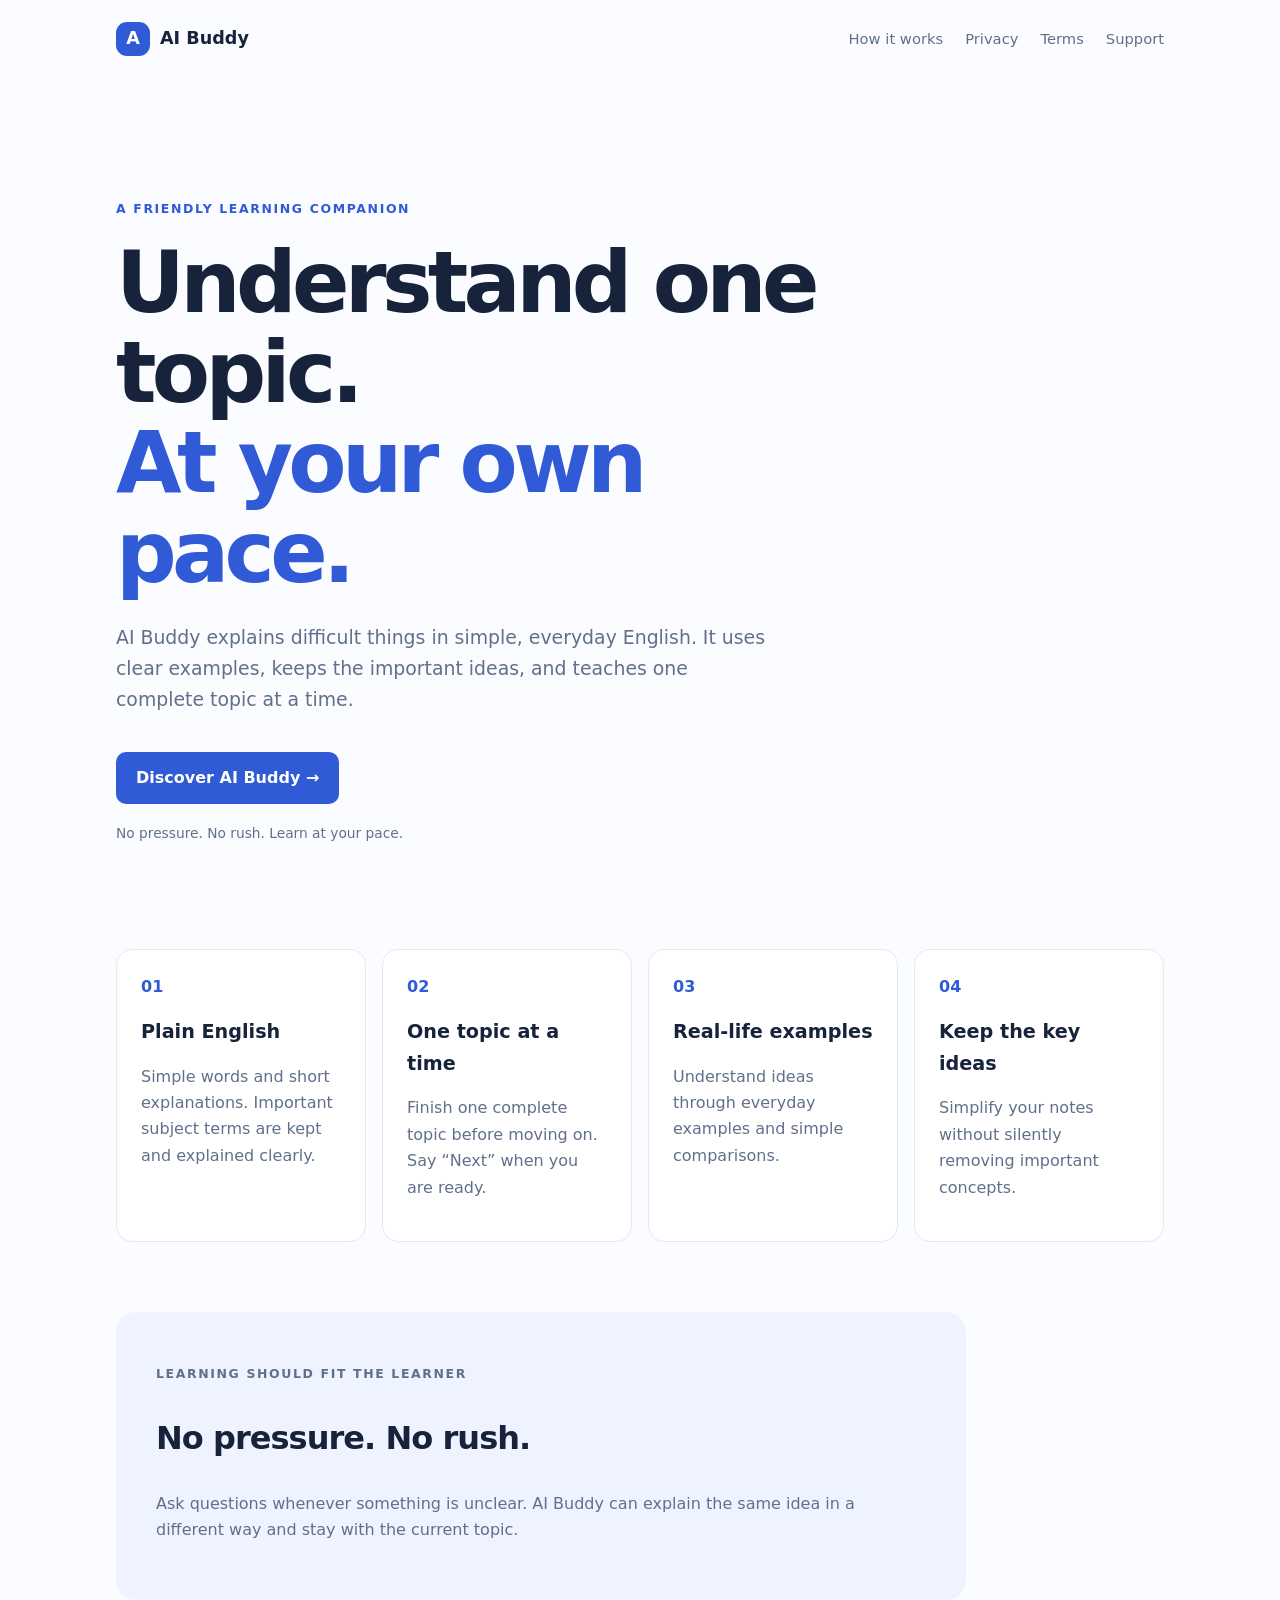
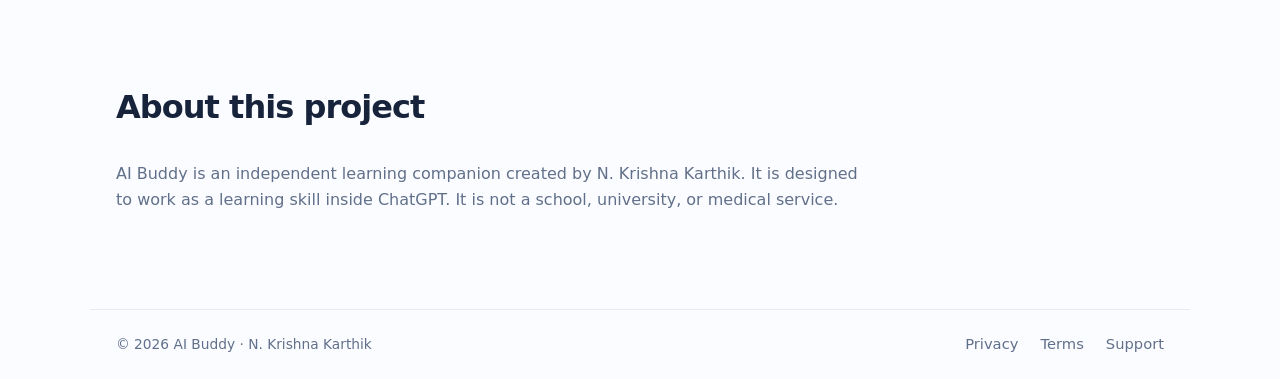
<file: index.html>
<!doctype html>
<html lang="en"><head><meta charset="utf-8"><meta name="viewport" content="width=device-width,initial-scale=1"><meta name="description" content="AI Buddy explains difficult topics in plain English, one complete topic at a time."><title>AI Buddy — Learn at your pace</title><link rel="stylesheet" href="styles.css"></head>
<body><header><a class="brand" href="index.html"><span class="mark">A</span> AI Buddy</a><nav><a href="#how">How it works</a><a href="privacy.html">Privacy</a><a href="terms.html">Terms</a><a href="support.html">Support</a></nav></header>
<main><section class="hero"><p class="eyebrow">A friendly learning companion</p><h1>Understand one topic.<br><span>At your own pace.</span></h1><p class="lead">AI Buddy explains difficult things in simple, everyday English. It uses clear examples, keeps the important ideas, and teaches one complete topic at a time.</p><a class="button" href="#how">Discover AI Buddy →</a><p class="muted small">No pressure. No rush. Learn at your pace.</p></section>
<section class="features" id="how"><article><b>01</b><h2>Plain English</h2><p>Simple words and short explanations. Important subject terms are kept and explained clearly.</p></article><article><b>02</b><h2>One topic at a time</h2><p>Finish one complete topic before moving on. Say “Next” when you are ready.</p></article><article><b>03</b><h2>Real-life examples</h2><p>Understand ideas through everyday examples and simple comparisons.</p></article><article><b>04</b><h2>Keep the key ideas</h2><p>Simplify your notes without silently removing important concepts.</p></article></section>
<section class="callout"><p class="eyebrow">Learning should fit the learner</p><h2>No pressure. No rush.</h2><p>Ask questions whenever something is unclear. AI Buddy can explain the same idea in a different way and stay with the current topic.</p></section>
<section class="about"><h2>About this project</h2><p>AI Buddy is an independent learning companion created by N. Krishna Karthik. It is designed to work as a learning skill inside ChatGPT. It is not a school, university, or medical service.</p></section></main>
<footer><span>© 2026 AI Buddy · N. Krishna Karthik</span><div><a href="privacy.html">Privacy</a><a href="terms.html">Terms</a><a href="support.html">Support</a></div></footer></body></html>
</file>
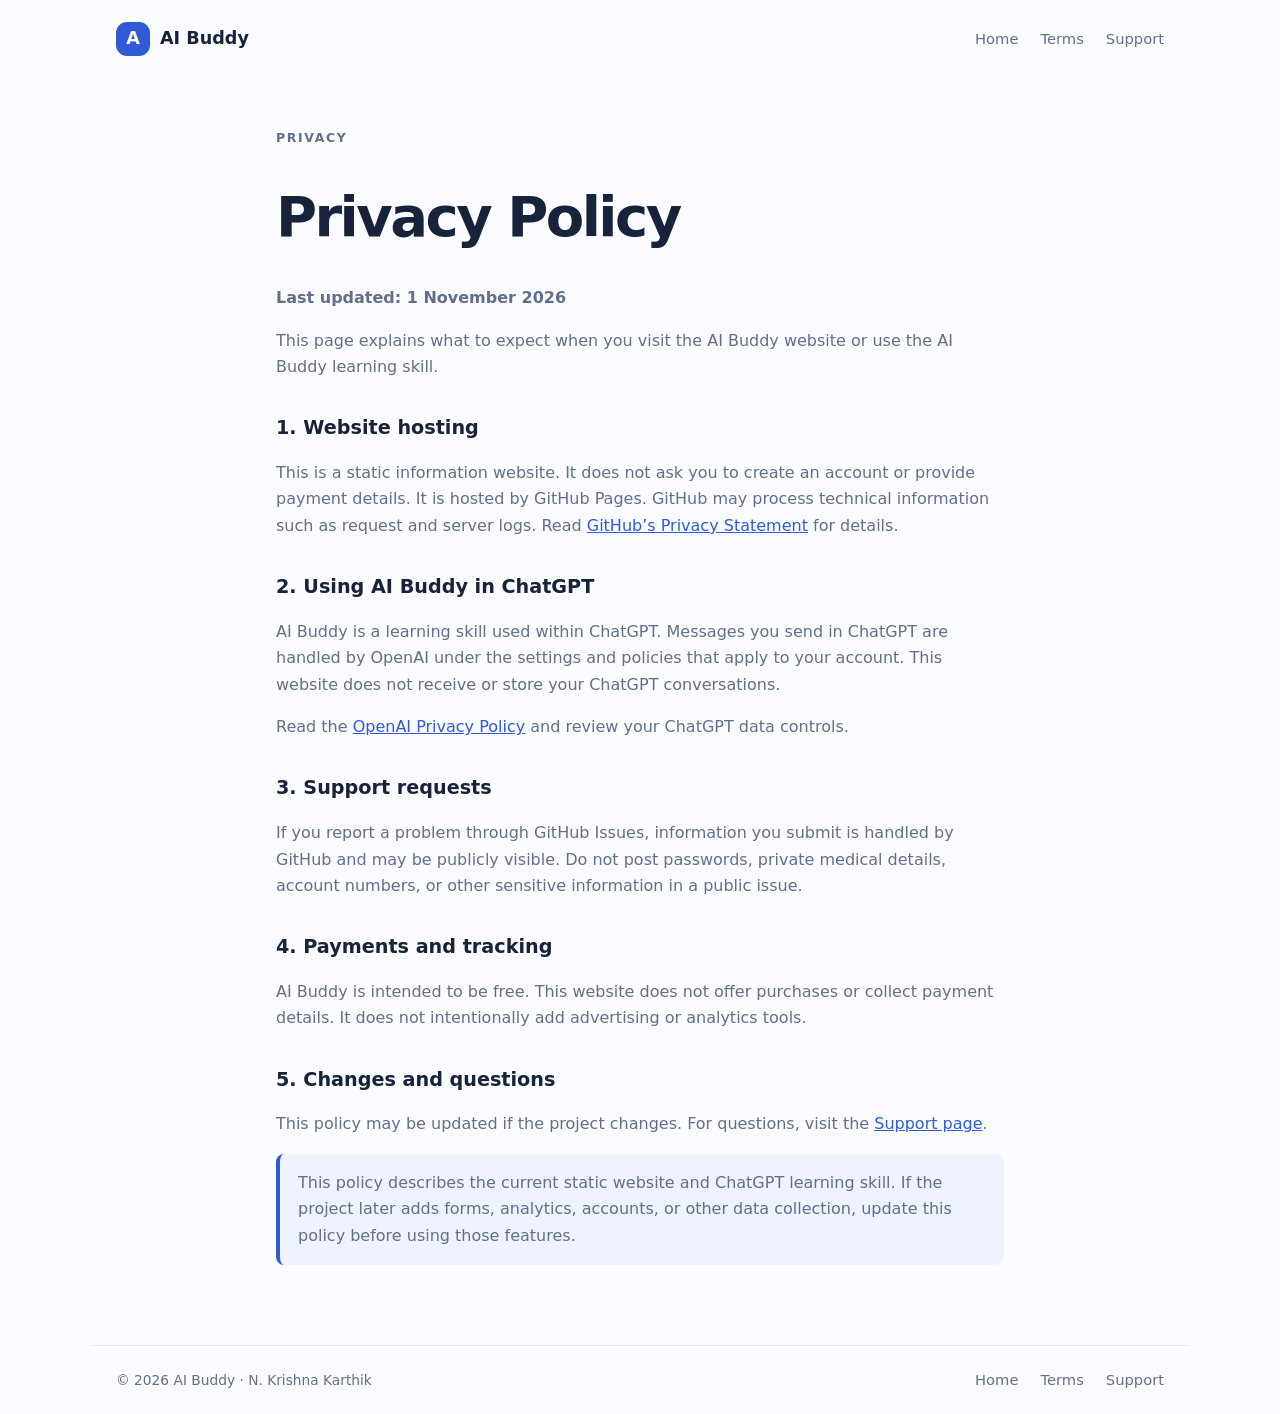
<file: privacy.html>
<!doctype html><html lang="en"><head><meta charset="utf-8"><meta name="viewport" content="width=device-width,initial-scale=1"><title>Privacy Policy — AI Buddy</title><link rel="stylesheet" href="styles.css"></head><body><header><a class="brand" href="index.html"><span class="mark">A</span> AI Buddy</a><nav><a href="index.html">Home</a><a href="terms.html">Terms</a><a href="support.html">Support</a></nav></header><main class="page"><p class="eyebrow">Privacy</p><h1>Privacy Policy</h1><p><strong>Last updated: 1 November 2026</strong></p><p>This page explains what to expect when you visit the AI Buddy website or use the AI Buddy learning skill.</p><h2>1. Website hosting</h2><p>This is a static information website. It does not ask you to create an account or provide payment details. It is hosted by GitHub Pages. GitHub may process technical information such as request and server logs. Read <a href="https://docs.github.com/en/site-policy/privacy-policies/github-privacy-statement">GitHub’s Privacy Statement</a> for details.</p><h2>2. Using AI Buddy in ChatGPT</h2><p>AI Buddy is a learning skill used within ChatGPT. Messages you send in ChatGPT are handled by OpenAI under the settings and policies that apply to your account. This website does not receive or store your ChatGPT conversations.</p><p>Read the <a href="https://openai.com/policies/privacy-policy/">OpenAI Privacy Policy</a> and review your ChatGPT data controls.</p><h2>3. Support requests</h2><p>If you report a problem through GitHub Issues, information you submit is handled by GitHub and may be publicly visible. Do not post passwords, private medical details, account numbers, or other sensitive information in a public issue.</p><h2>4. Payments and tracking</h2><p>AI Buddy is intended to be free. This website does not offer purchases or collect payment details. It does not intentionally add advertising or analytics tools.</p><h2>5. Changes and questions</h2><p>This policy may be updated if the project changes. For questions, visit the <a href="support.html">Support page</a>.</p><p class="notice">This policy describes the current static website and ChatGPT learning skill. If the project later adds forms, analytics, accounts, or other data collection, update this policy before using those features.</p></main><footer><span>© 2026 AI Buddy · N. Krishna Karthik</span><div><a href="index.html">Home</a><a href="terms.html">Terms</a><a href="support.html">Support</a></div></footer></body></html>
</file>
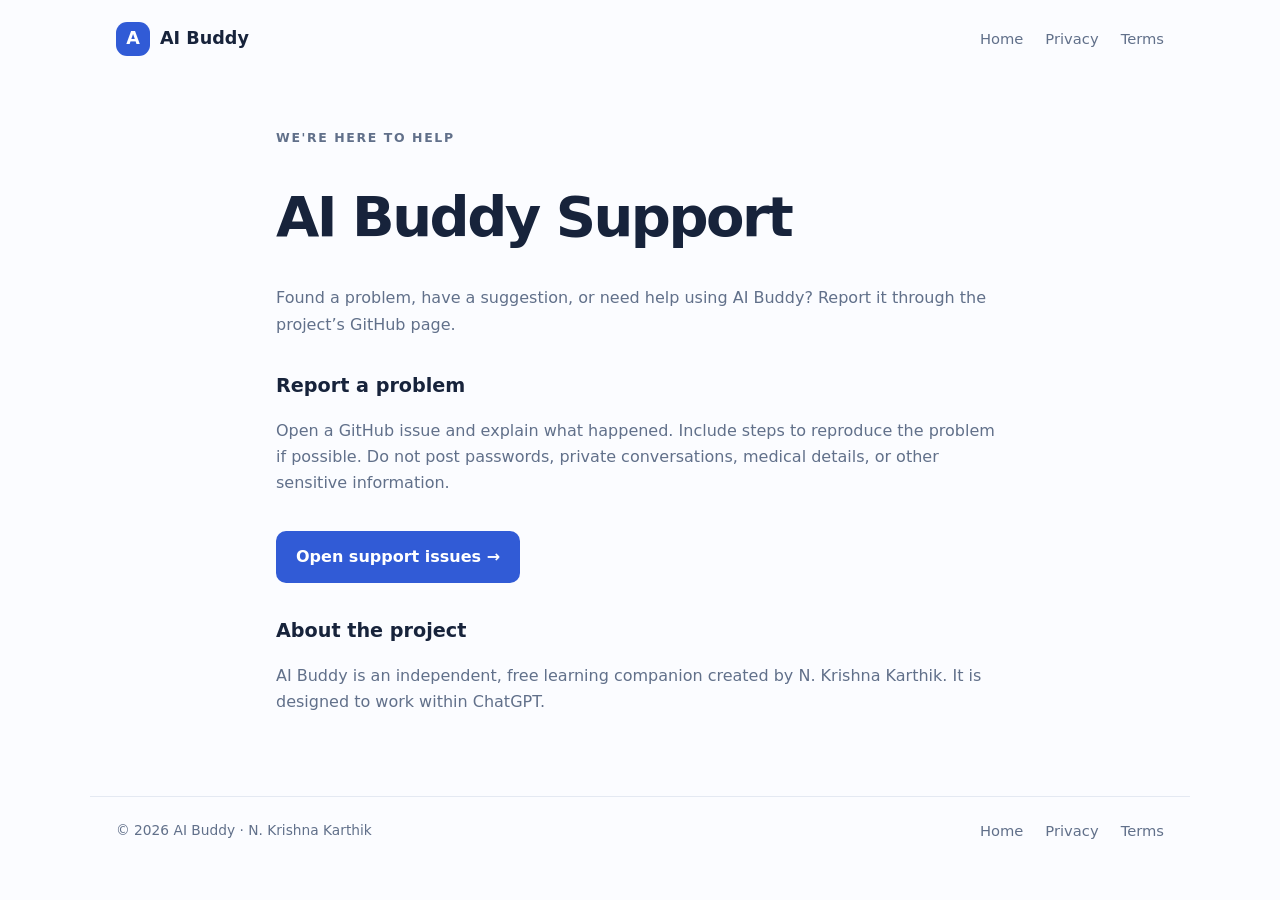
<file: support.html>
<!doctype html><html lang="en"><head><meta charset="utf-8"><meta name="viewport" content="width=device-width,initial-scale=1"><title>Support — AI Buddy</title><link rel="stylesheet" href="styles.css"></head><body><header><a class="brand" href="index.html"><span class="mark">A</span> AI Buddy</a><nav><a href="index.html">Home</a><a href="privacy.html">Privacy</a><a href="terms.html">Terms</a></nav></header><main class="page"><p class="eyebrow">We're here to help</p><h1>AI Buddy Support</h1><p>Found a problem, have a suggestion, or need help using AI Buddy? Report it through the project’s GitHub page.</p><h2>Report a problem</h2><p>Open a GitHub issue and explain what happened. Include steps to reproduce the problem if possible. Do not post passwords, private conversations, medical details, or other sensitive information.</p><p><a class="button" href="https://github.com/nkrishnakarthik2007-hash/AIStudyBuddy/issues">Open support issues →</a></p><h2>About the project</h2><p>AI Buddy is an independent, free learning companion created by N. Krishna Karthik. It is designed to work within ChatGPT.</p></main><footer><span>© 2026 AI Buddy · N. Krishna Karthik</span><div><a href="index.html">Home</a><a href="privacy.html">Privacy</a><a href="terms.html">Terms</a></div></footer></body></html>
</file>
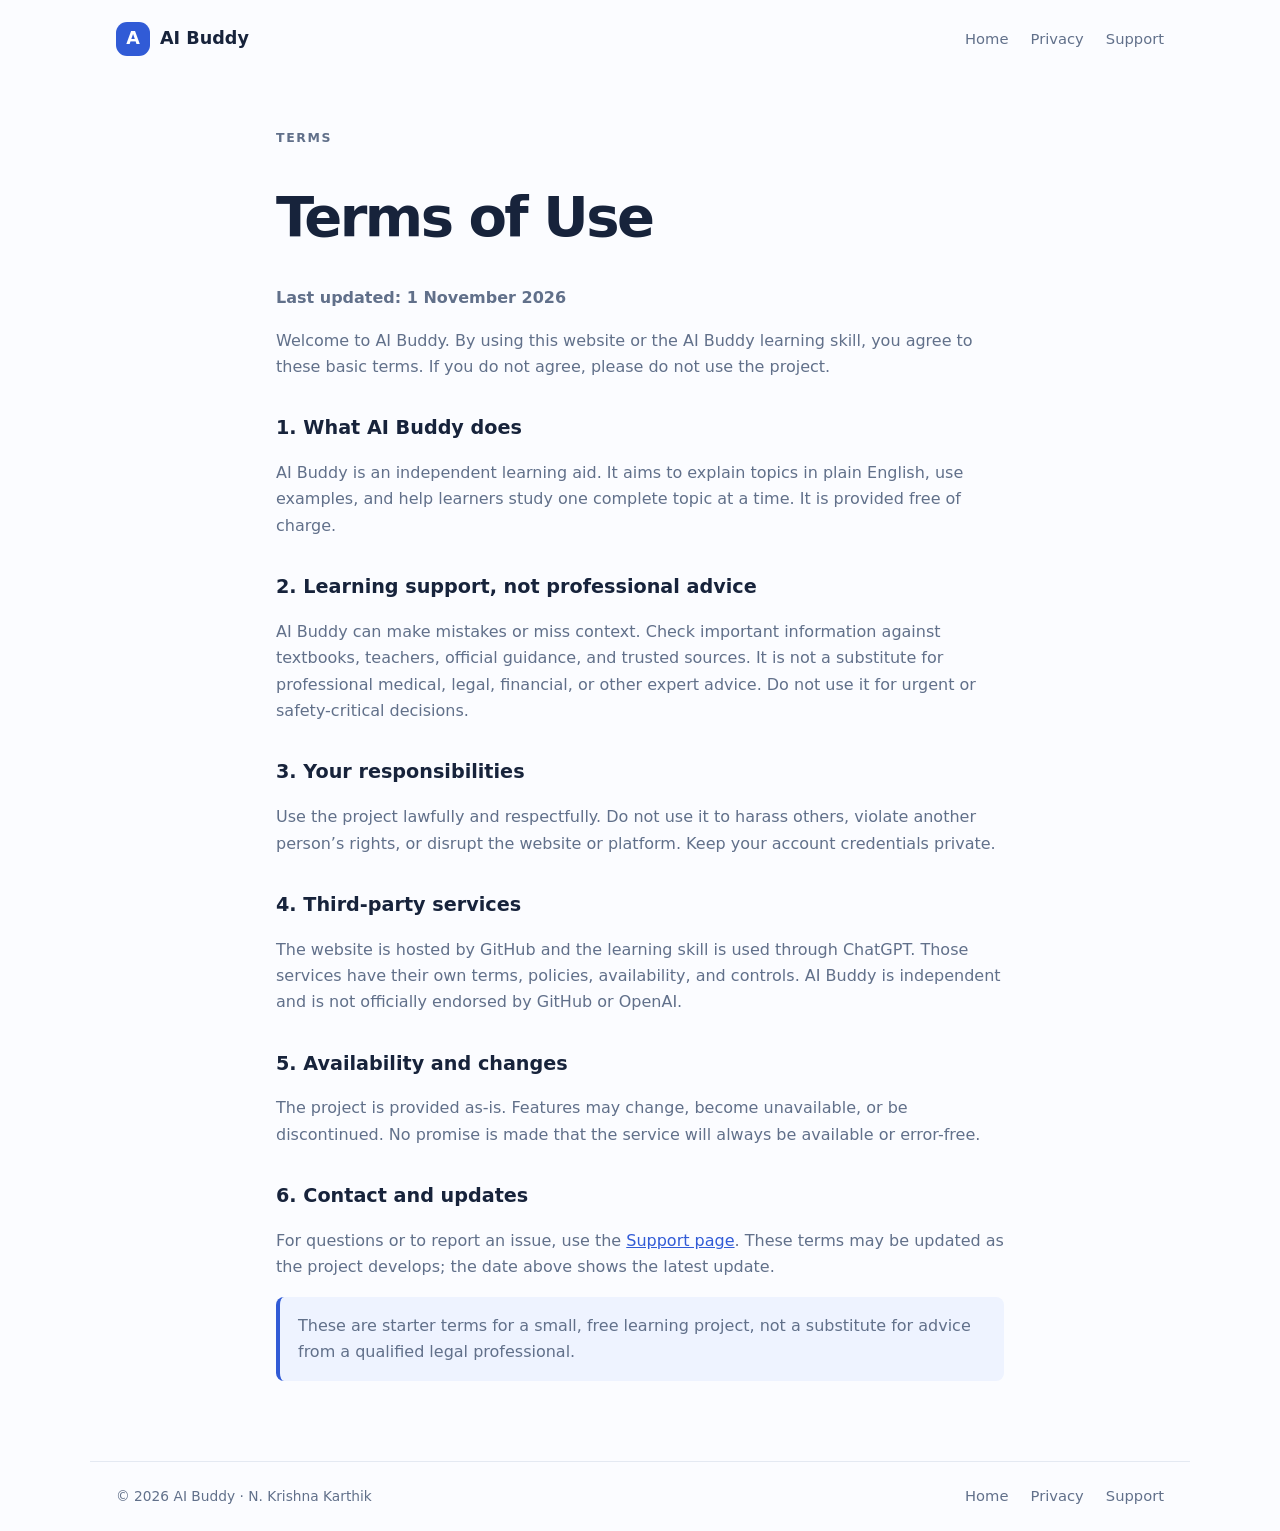
<file: terms.html>
<!doctype html><html lang="en"><head><meta charset="utf-8"><meta name="viewport" content="width=device-width,initial-scale=1"><title>Terms of Use — AI Buddy</title><link rel="stylesheet" href="styles.css"></head><body><header><a class="brand" href="index.html"><span class="mark">A</span> AI Buddy</a><nav><a href="index.html">Home</a><a href="privacy.html">Privacy</a><a href="support.html">Support</a></nav></header><main class="page"><p class="eyebrow">Terms</p><h1>Terms of Use</h1><p><strong>Last updated: 1 November 2026</strong></p><p>Welcome to AI Buddy. By using this website or the AI Buddy learning skill, you agree to these basic terms. If you do not agree, please do not use the project.</p><h2>1. What AI Buddy does</h2><p>AI Buddy is an independent learning aid. It aims to explain topics in plain English, use examples, and help learners study one complete topic at a time. It is provided free of charge.</p><h2>2. Learning support, not professional advice</h2><p>AI Buddy can make mistakes or miss context. Check important information against textbooks, teachers, official guidance, and trusted sources. It is not a substitute for professional medical, legal, financial, or other expert advice. Do not use it for urgent or safety-critical decisions.</p><h2>3. Your responsibilities</h2><p>Use the project lawfully and respectfully. Do not use it to harass others, violate another person’s rights, or disrupt the website or platform. Keep your account credentials private.</p><h2>4. Third-party services</h2><p>The website is hosted by GitHub and the learning skill is used through ChatGPT. Those services have their own terms, policies, availability, and controls. AI Buddy is independent and is not officially endorsed by GitHub or OpenAI.</p><h2>5. Availability and changes</h2><p>The project is provided as-is. Features may change, become unavailable, or be discontinued. No promise is made that the service will always be available or error-free.</p><h2>6. Contact and updates</h2><p>For questions or to report an issue, use the <a href="support.html">Support page</a>. These terms may be updated as the project develops; the date above shows the latest update.</p><p class="notice">These are starter terms for a small, free learning project, not a substitute for advice from a qualified legal professional.</p></main><footer><span>© 2026 AI Buddy · N. Krishna Karthik</span><div><a href="index.html">Home</a><a href="privacy.html">Privacy</a><a href="support.html">Support</a></div></footer></body></html>
</file>
<file: styles.css>
:root{--ink:#17233b;--muted:#61708a;--blue:#315bd6;--pale:#eef3ff;--line:#e4e9f2;--bg:#fbfcff}*{box-sizing:border-box}html{scroll-behavior:smooth}body{margin:0;background:var(--bg);color:var(--ink);font-family:Inter,system-ui,-apple-system,"Segoe UI",sans-serif;line-height:1.65}header,footer{max-width:1100px;margin:auto;padding:22px 26px;display:flex;align-items:center;justify-content:space-between;gap:20px}header nav,footer div{display:flex;gap:22px;flex-wrap:wrap}a{color:var(--blue)}header a,footer a{text-decoration:none}header nav a,footer a{color:var(--muted);font-size:.92rem}.brand{display:flex;align-items:center;gap:10px;color:var(--ink);font-size:1.1rem;font-weight:800}.mark{display:grid;place-items:center;width:34px;height:34px;border-radius:11px;background:var(--blue);color:white}main{max-width:1100px;margin:auto;padding:24px 26px 70px}.hero{padding:85px 0 70px;max-width:760px}.eyebrow{color:var(--blue);font-size:.78rem;font-weight:800;letter-spacing:.13em;text-transform:uppercase}.hero h1{font-size:clamp(2.8rem,7vw,5.3rem);line-height:1.06;letter-spacing:-.055em;margin:18px 0 24px}.hero h1 span{color:var(--blue)}.lead{max-width:650px;color:var(--muted);font-size:1.18rem}.button{display:inline-block;margin-top:18px;padding:13px 20px;background:var(--blue);color:white;text-decoration:none;border-radius:10px;font-weight:700}.muted{color:var(--muted)}.small{font-size:.86rem;margin-top:18px}.features{display:grid;grid-template-columns:repeat(4,1fr);gap:16px;margin:20px 0 70px}.features article{padding:24px;background:white;border:1px solid var(--line);border-radius:16px}.features b{color:var(--blue)}h2{font-size:1.2rem}.features p,.callout p,.about p,.page p,.page li{color:var(--muted)}.callout{background:var(--pale);border-radius:20px;padding:40px;max-width:850px}.callout h2,.about h2{font-size:2rem;letter-spacing:-.03em}.about{padding:55px 0 10px;max-width:760px}footer{border-top:1px solid var(--line);color:var(--muted);font-size:.86rem}.page{max-width:780px;margin:50px auto 80px;padding:0 26px}.page h1{font-size:clamp(2.2rem,5vw,3.5rem);line-height:1.1;letter-spacing:-.045em}.page h2{margin-top:32px}.notice{padding:16px 18px;border-left:4px solid var(--blue);background:var(--pale);border-radius:8px;color:var(--ink)}@media(max-width:850px){.features{grid-template-columns:repeat(2,1fr)}}@media(max-width:560px){header{align-items:flex-start;flex-direction:column}header nav{gap:14px}.hero{padding:50px 0}.features{grid-template-columns:1fr}.callout{padding:26px}footer{align-items:flex-start;flex-direction:column}.page{margin-top:32px}}
</file>
